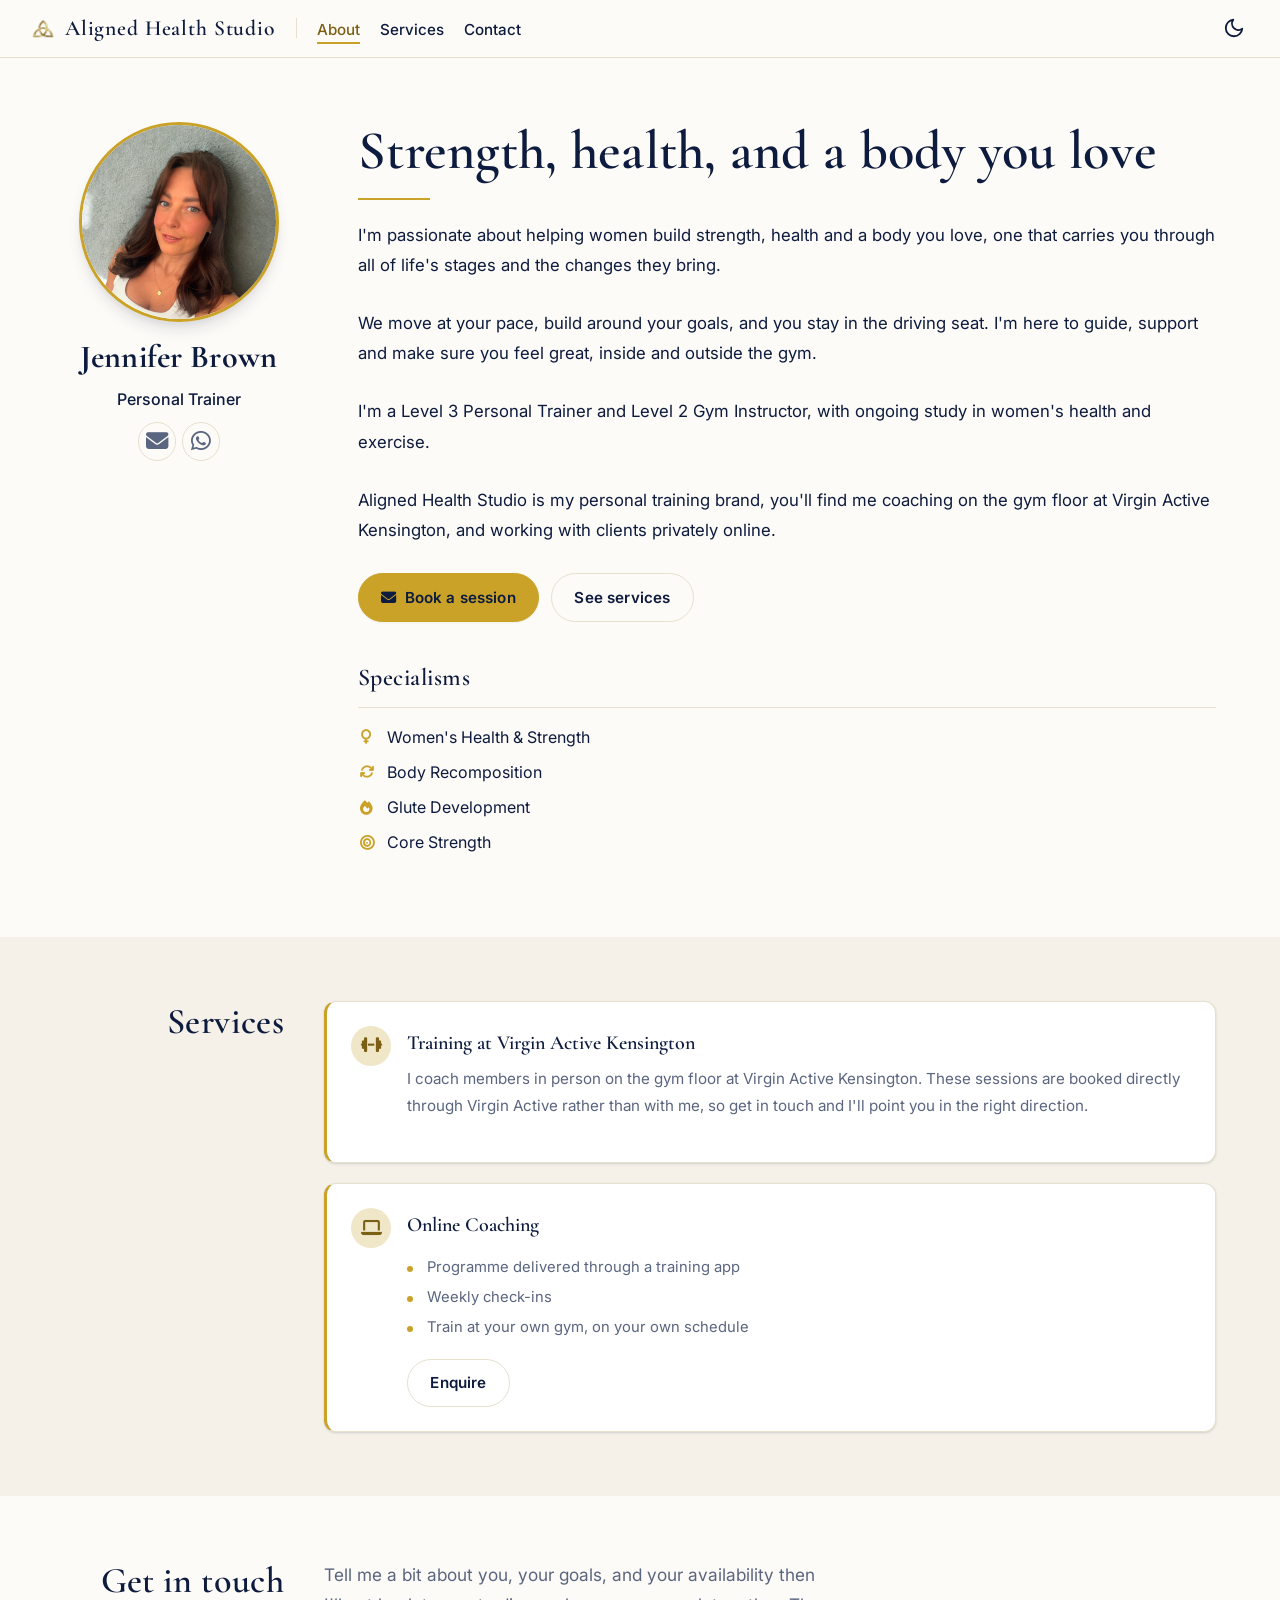
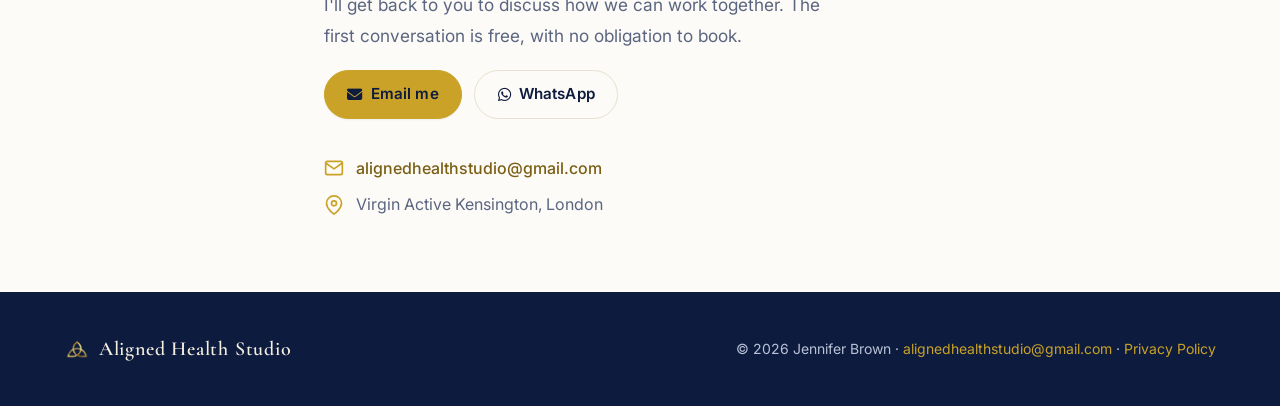
<file: site/index.html>
<!DOCTYPE html>
<html lang="en" data-theme="light">
<head>
  <meta charset="UTF-8" />
  <meta name="viewport" content="width=device-width, initial-scale=1.0" />
  <title>Jennifer Brown — Personal Trainer, Aligned Health Studio</title>
  <meta name="description" content="Jennifer Brown — personal trainer at Virgin Active Kensington. Women's health &amp; strength, body recomposition, glute development and core strength coaching in West London." />
  <link rel="canonical" href="https://alignedhealthstudio.com/" />

  <!-- Open Graph (link previews on WhatsApp, Instagram, etc.) -->
  <meta property="og:type" content="website" />
  <meta property="og:url" content="https://alignedhealthstudio.com/" />
  <meta property="og:title" content="Jennifer Brown — Personal Trainer, Aligned Health Studio" />
  <meta property="og:description" content="Women's health &amp; strength, body recomposition, glute development and core strength coaching at Virgin Active Kensington." />
  <meta property="og:image" content="https://alignedhealthstudio.com/assets/img/avatar.jpg" />
  <meta name="twitter:card" content="summary_large_image" />

  <!-- Fonts -->
  <link rel="preconnect" href="https://fonts.googleapis.com" />
  <link rel="preconnect" href="https://fonts.gstatic.com" crossorigin />
  <link href="https://fonts.googleapis.com/css2?family=Cormorant+Garamond:wght@500;600;700&family=Inter:wght@300;400;500;600;700&display=swap" rel="stylesheet" />

  <!-- Icons -->
  <link rel="stylesheet" href="https://cdnjs.cloudflare.com/ajax/libs/font-awesome/6.5.0/css/all.min.css" />

  <!-- Favicon -->
  <link rel="icon" type="image/png" href="assets/img/logo.png" />
  <link rel="apple-touch-icon" href="assets/img/logo.png" />

  <!-- Styles -->
  <link rel="stylesheet" href="assets/css/main.css" />
</head>
<body>

  <!-- ===== NAVBAR ===== -->
  <nav class="navbar" role="navigation" aria-label="Main navigation">
    <div class="nav-left">
      <a href="#about" class="logo-text">
        <img src="assets/img/logo-mark.png" alt="" class="logo-mark" aria-hidden="true" />
        <span class="logo-words">Aligned Health Studio</span>
      </a>
      <div class="divider"></div>
      <ul class="nav-links" id="nav-links">
        <li><a href="#about">About</a></li>
        <li><a href="#services">Services</a></li>
        <li><a href="#contact">Contact</a></li>
      </ul>
    </div>
    <div class="nav-right">
      <div class="theme-dropdown">
        <button class="theme-icon-btn" aria-label="Toggle theme">
          <svg viewBox="0 0 24 24" fill="none" stroke="currentColor" stroke-width="2" stroke-linecap="round" stroke-linejoin="round" class="moon-icon">
            <path d="M21 12.79A9 9 0 1 1 11.21 3 7 7 0 0 0 21 12.79z"></path>
          </svg>
        </button>
        <div class="dropdown-content">
          <button class="theme-opt" data-value="light">Light</button>
          <button class="theme-opt" data-value="dark">Dark</button>
          <button class="theme-opt" data-value="automatic">Automatic</button>
        </div>
      </div>
      <button class="nav-toggle" aria-label="Menu" aria-expanded="false" aria-controls="nav-links">
        <span></span><span></span><span></span>
      </button>
    </div>
  </nav>

  <main>

    <!-- ===== ABOUT ===== -->
    <section id="about">
      <div class="container">
        <div class="about-grid">

          <!-- Photo + Name + Contact icons -->
          <div class="about-photo-wrap">
            <img
              src="assets/img/avatar.jpg"
              alt="Jennifer Brown"
              class="about-photo"
              width="200"
              height="200"
            />
            <h1 class="about-name">Jennifer Brown</h1>
            <p class="about-role">Personal Trainer</p>
            <div class="social-links" aria-label="Contact links">
              <a href="mailto:alignedhealthstudio@gmail.com" class="social-link" aria-label="Email" title="Email">
                <i class="fas fa-envelope"></i>
              </a>
              <a href="https://wa.me/447857799878" class="social-link" aria-label="WhatsApp" title="WhatsApp" target="_blank" rel="noopener">
                <i class="fab fa-whatsapp"></i>
              </a>
            </div>
          </div>

          <!-- Bio -->
          <div class="about-content">
            <h2 class="about-welcome">Strength, health, and a body you love</h2>

            <p class="about-bio">
              I'm passionate about helping women build strength, health and a body you love,
              one that carries you through all of life's stages and the changes they bring.
            </p>
            <p class="about-bio">
              We move at your pace, build around your goals, and you stay in the driving seat.
              I'm here to guide, support and make sure you feel great, inside and outside the gym.
            </p>
            <p class="about-bio">
              I'm a Level 3 Personal Trainer and Level 2 Gym Instructor, with ongoing study in
              women's health and exercise.
            </p>
            <p class="about-bio">
              Aligned Health Studio is my personal training brand, you'll find me coaching on
              the gym floor at Virgin Active Kensington, and working with clients privately online.
            </p>

            <div class="cta-row">
              <a href="mailto:alignedhealthstudio@gmail.com?subject=Personal%20training%20enquiry" class="btn btn-gold">
                <i class="fas fa-envelope"></i> Book a session
              </a>
              <a href="#services" class="btn btn-outline">See services</a>
            </div>

            <div class="about-subsection">
              <h3>Specialisms</h3>
              <ul class="interests-list">
                <li><i class="fas fa-venus"></i> Women's Health &amp; Strength</li>
                <li><i class="fas fa-arrows-rotate"></i> Body Recomposition</li>
                <li><i class="fas fa-fire"></i> Glute Development</li>
                <li><i class="fas fa-bullseye"></i> Core Strength</li>
              </ul>
            </div>
          </div><!-- .about-content -->

        </div><!-- .about-grid -->
      </div><!-- .container -->
    </section>

    <!-- ===== SERVICES ===== -->
    <section id="services" class="two-col-section alt-section">
      <div class="container">
        <div class="two-col">
          <div class="sec-left">
            <h2>Services</h2>
          </div>
          <div class="sec-right">

            <div class="offer-list">

              <article class="offer-card">
                <div class="offer-icon"><i class="fas fa-dumbbell"></i></div>
                <div class="offer-body">
                  <h3>Training at Virgin Active Kensington</h3>
                  <p>
                    I coach members in person on the gym floor at Virgin Active Kensington.
                    These sessions are booked directly through Virgin Active rather than with me,
                    so get in touch and I'll point you in the right direction.
                  </p>
                </div>
              </article>

              <!-- TODO: confirm what's included -->
              <article class="offer-card">
                <div class="offer-icon"><i class="fas fa-laptop"></i></div>
                <div class="offer-body">
                  <h3>Online Coaching</h3>
                  <ul>
                    <li>Programme delivered through a training app</li>
                    <li>Weekly check-ins</li>
                    <li>Train at your own gym, on your own schedule</li>
                  </ul>
                  <a href="mailto:alignedhealthstudio@gmail.com?subject=Online%20coaching" class="btn btn-outline">Enquire</a>
                </div>
              </article>

            </div><!-- .offer-list -->
          </div><!-- .sec-right -->
        </div><!-- .two-col -->
      </div><!-- .container -->
    </section>

    <!-- ===== CONTACT ===== -->
    <section id="contact" class="two-col-section">
      <div class="container">
        <div class="two-col">
          <div class="sec-left">
            <h2>Get in touch</h2>
          </div>
          <div class="sec-right">
            <p class="contact-intro">
              Tell me a bit about you, your goals, and your availability then I'll get back to
              you to discuss how we can work together. The first conversation is free, with no
              obligation to book.
            </p>
            <div class="cta-row">
              <a href="mailto:alignedhealthstudio@gmail.com?subject=Personal%20training%20enquiry" class="btn btn-gold">
                <i class="fas fa-envelope"></i> Email me
              </a>
              <a href="https://wa.me/447857799878" class="btn btn-outline" target="_blank" rel="noopener">
                <i class="fab fa-whatsapp"></i> WhatsApp
              </a>
            </div>
            <div class="contact-email-line">
              <svg class="contact-icon" viewBox="0 0 24 24" fill="none" stroke="currentColor" stroke-width="2" stroke-linecap="round" stroke-linejoin="round">
                <path d="M4 4h16c1.1 0 2 .9 2 2v12c0 1.1-.9 2-2 2H4c-1.1 0-2-.9-2-2V6c0-1.1.9-2 2-2z"></path>
                <polyline points="22,6 12,13 2,6"></polyline>
              </svg>
              <a href="mailto:alignedhealthstudio@gmail.com">alignedhealthstudio@gmail.com</a>
            </div>
            <div class="contact-email-line">
              <svg class="contact-icon" viewBox="0 0 24 24" fill="none" stroke="currentColor" stroke-width="2" stroke-linecap="round" stroke-linejoin="round">
                <path d="M21 10c0 7-9 13-9 13s-9-6-9-13a9 9 0 0 1 18 0z"></path>
                <circle cx="12" cy="10" r="3"></circle>
              </svg>
              <span>Virgin Active Kensington, London</span>
            </div>
          </div>
        </div>
      </div>
    </section>

  </main>

  <!-- ===== FOOTER ===== -->
  <footer class="site-footer">
    <div class="container footer-inner">
      <div class="footer-brand">
        <img src="assets/img/logo-mark.png" alt="" class="logo-mark" aria-hidden="true" />
        <span>Aligned Health Studio</span>
      </div>
      <p class="footer-meta">
        &copy; 2026 Jennifer Brown ·
        <a href="mailto:alignedhealthstudio@gmail.com">alignedhealthstudio@gmail.com</a> ·
        <a href="privacy.html">Privacy Policy</a>
      </p>
    </div>
  </footer>

  <script src="assets/js/main.js"></script>
</body>
</html>
</file>
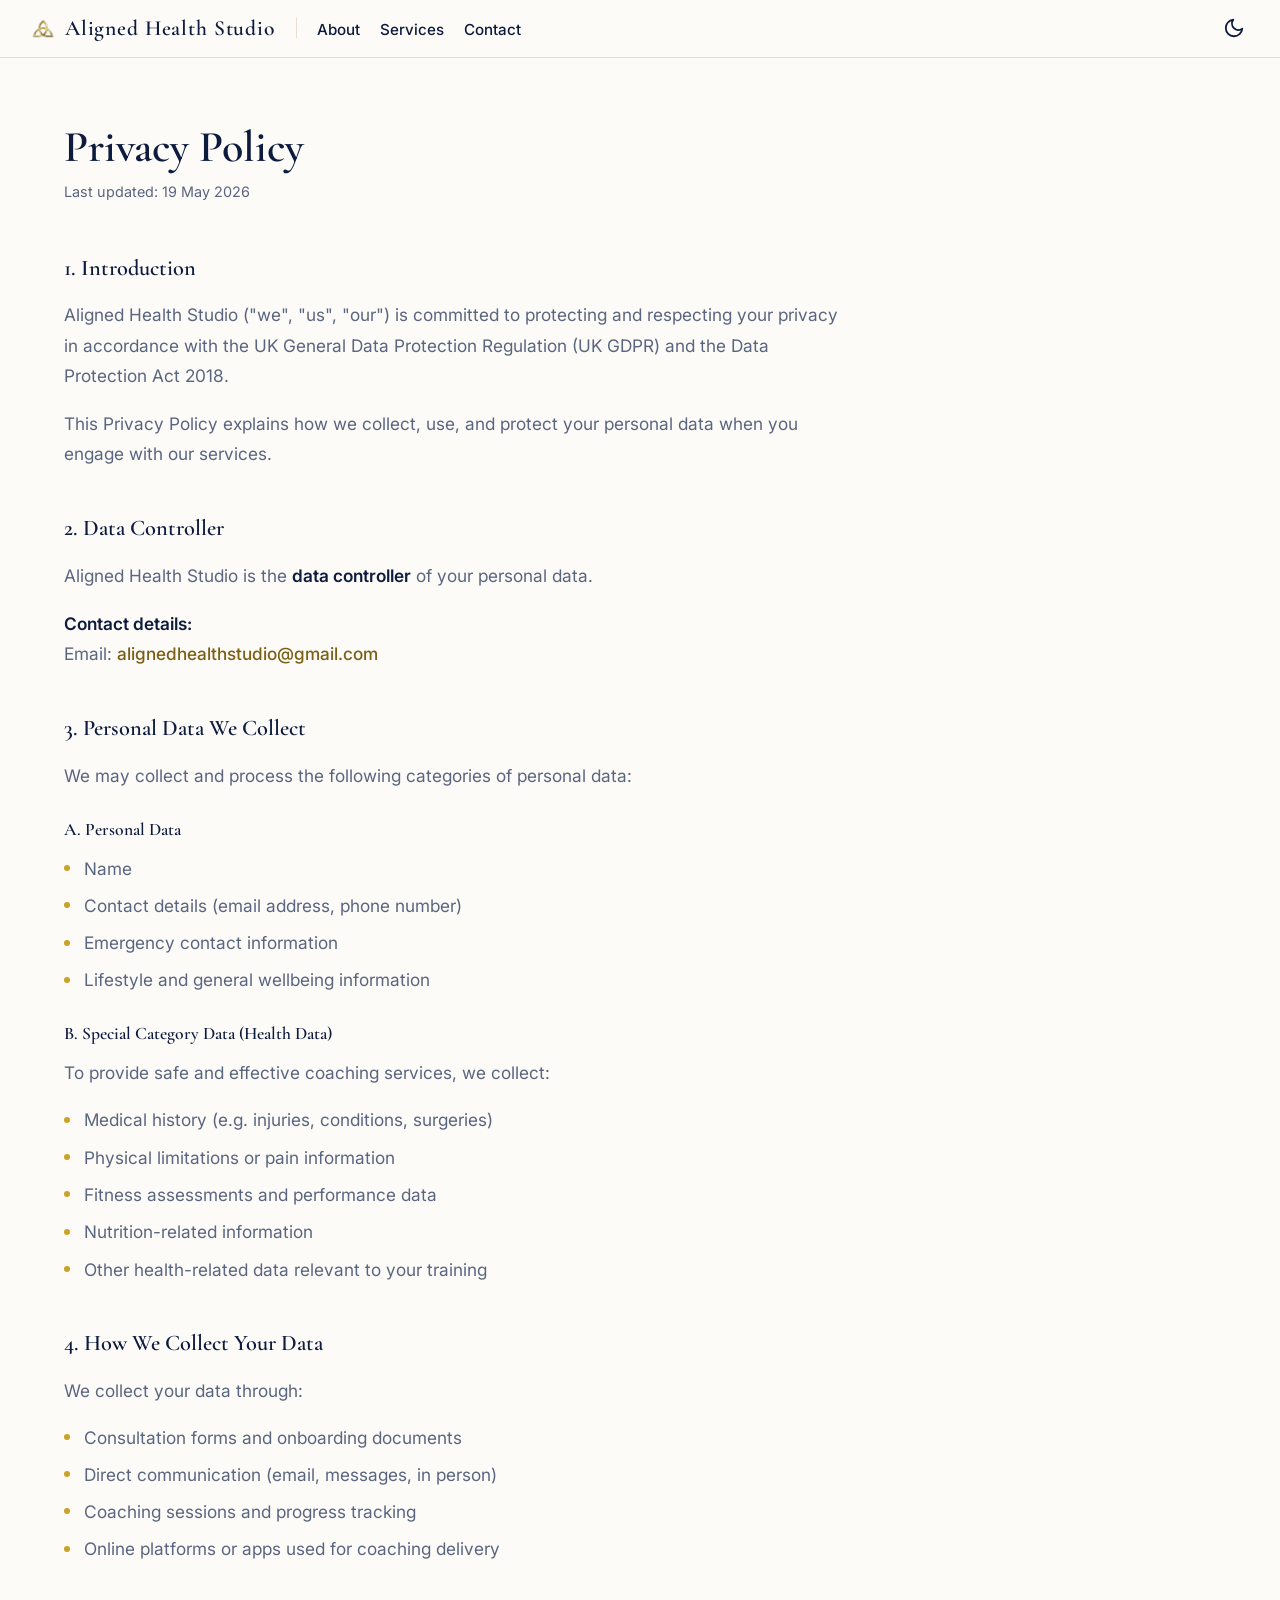
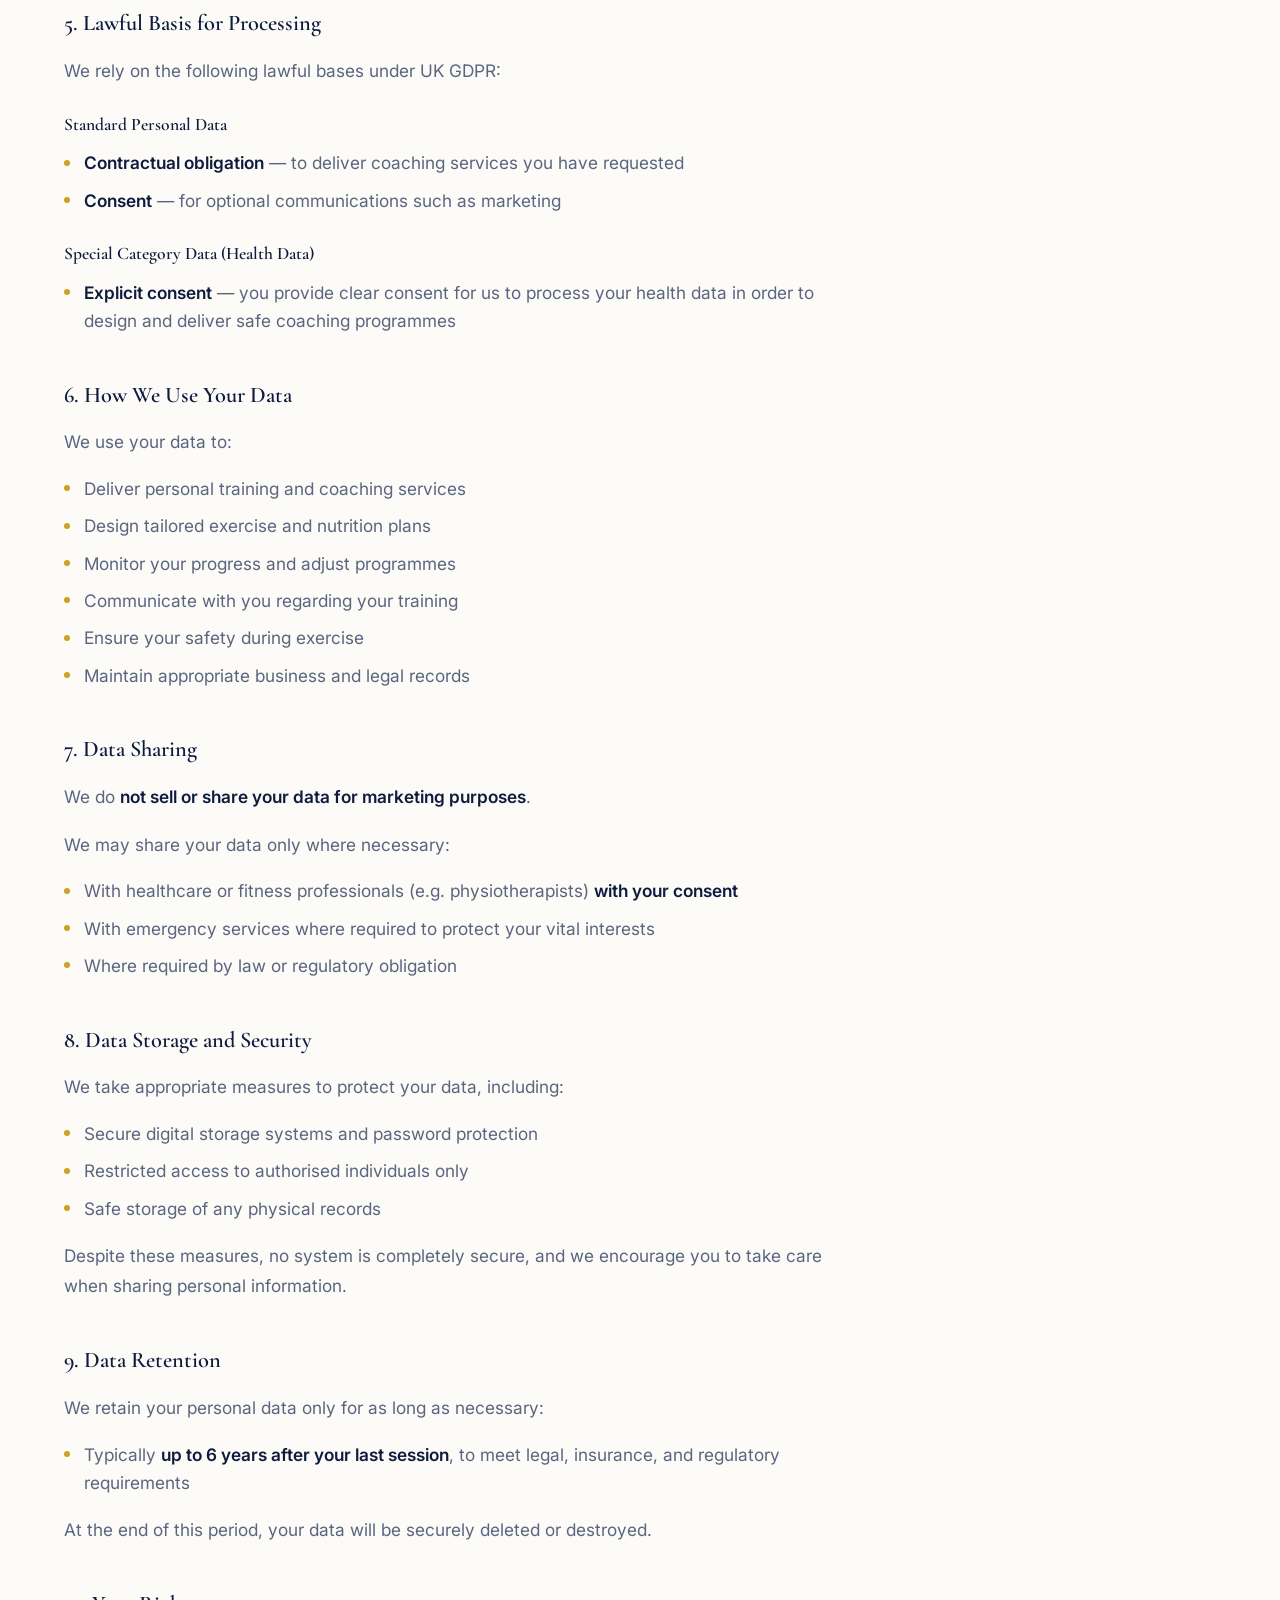
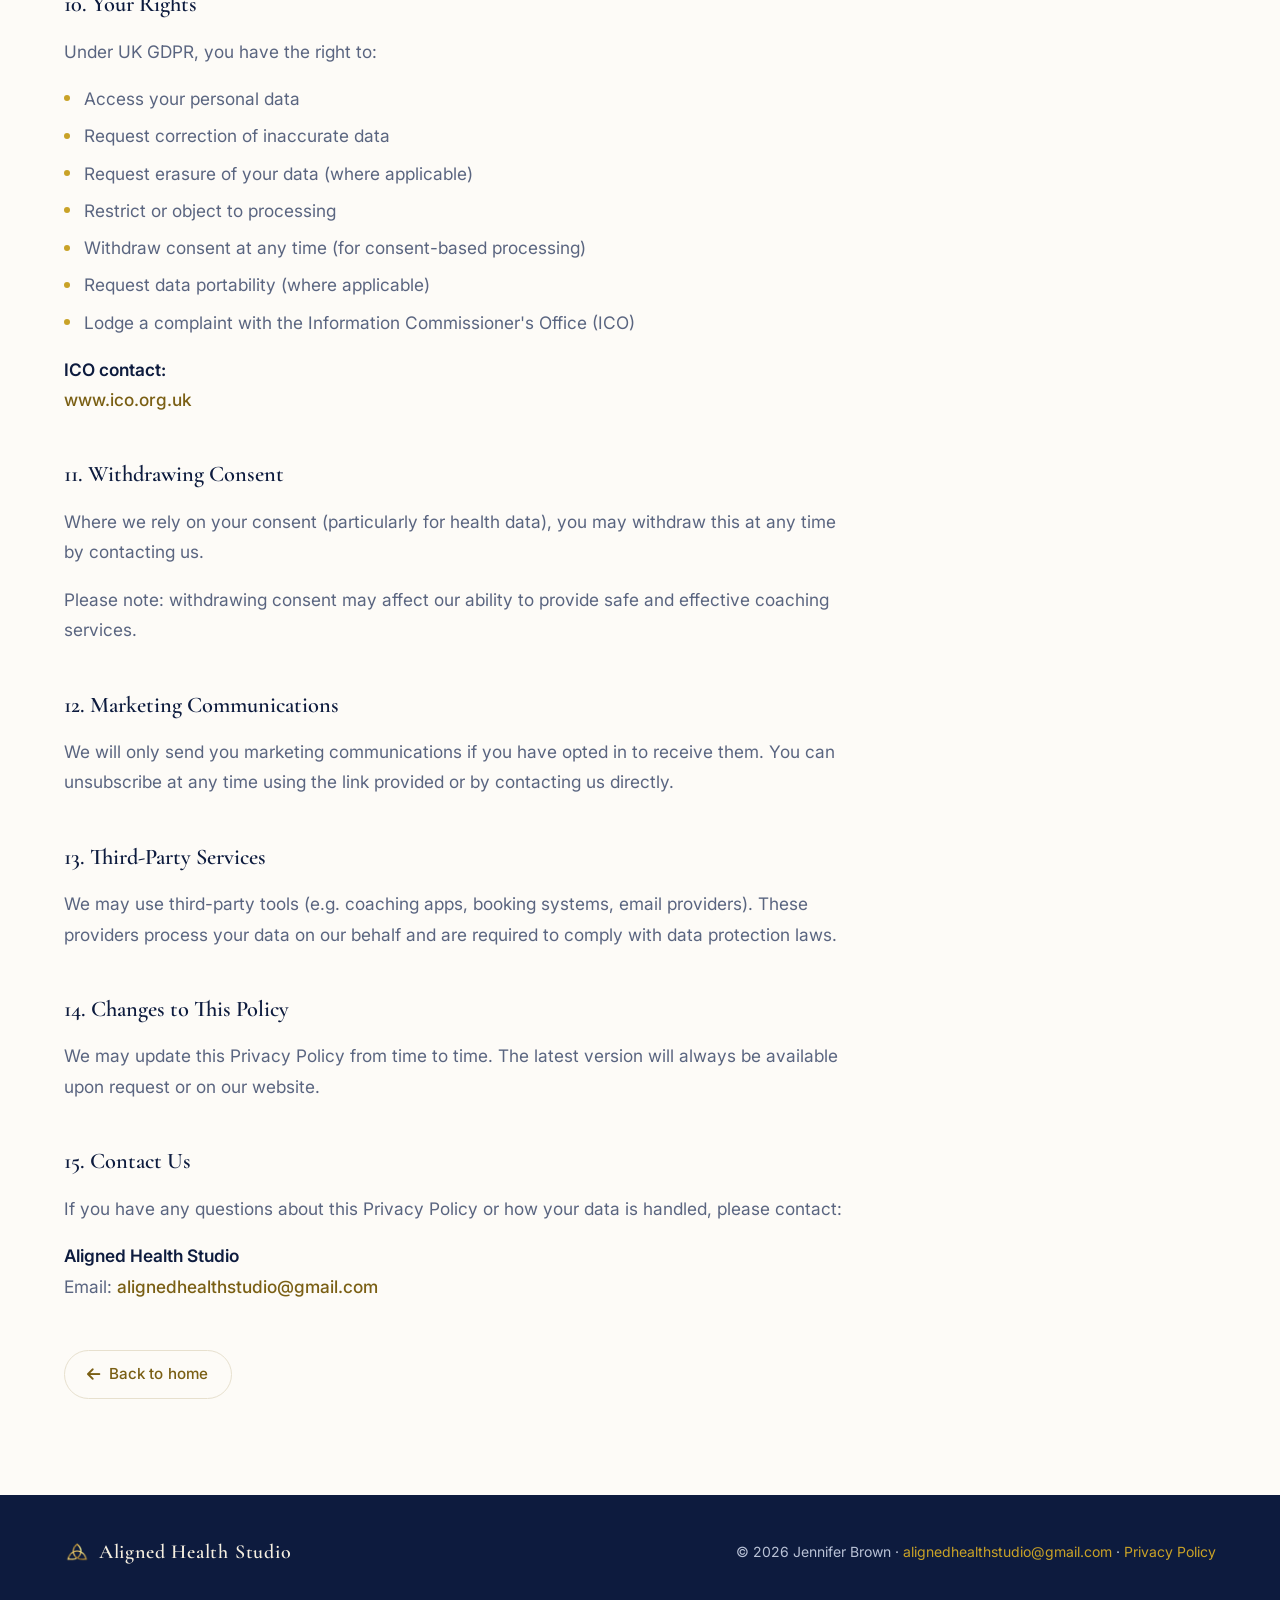
<file: site/privacy.html>
<!DOCTYPE html>
<html lang="en" data-theme="light">
<head>
  <meta charset="UTF-8" />
  <meta name="viewport" content="width=device-width, initial-scale=1.0" />
  <title>Privacy Policy — Aligned Health Studio</title>
  <meta name="description" content="How Aligned Health Studio collects, uses and protects your personal data." />
  <meta name="robots" content="noindex" />
  <link rel="canonical" href="https://alignedhealthstudio.com/privacy.html" />

  <!-- Fonts -->
  <link rel="preconnect" href="https://fonts.googleapis.com" />
  <link rel="preconnect" href="https://fonts.gstatic.com" crossorigin />
  <link href="https://fonts.googleapis.com/css2?family=Cormorant+Garamond:wght@500;600;700&family=Inter:wght@300;400;500;600;700&display=swap" rel="stylesheet" />

  <!-- Icons -->
  <link rel="stylesheet" href="https://cdnjs.cloudflare.com/ajax/libs/font-awesome/6.5.0/css/all.min.css" />

  <!-- Favicon -->
  <link rel="icon" type="image/png" href="assets/img/logo.png" />
  <link rel="apple-touch-icon" href="assets/img/logo.png" />

  <!-- Styles -->
  <link rel="stylesheet" href="assets/css/main.css" />
</head>
<body>

  <!-- ===== NAVBAR ===== -->
  <nav class="navbar" role="navigation" aria-label="Main navigation">
    <div class="nav-left">
      <a href="index.html" class="logo-text">
        <img src="assets/img/logo-mark.png" alt="" class="logo-mark" aria-hidden="true" />
        <span class="logo-words">Aligned Health Studio</span>
      </a>
      <div class="divider"></div>
      <ul class="nav-links" id="nav-links">
        <li><a href="index.html#about">About</a></li>
        <li><a href="index.html#services">Services</a></li>
        <li><a href="index.html#contact">Contact</a></li>
      </ul>
    </div>
    <div class="nav-right">
      <div class="theme-dropdown">
        <button class="theme-icon-btn" aria-label="Toggle theme">
          <svg viewBox="0 0 24 24" fill="none" stroke="currentColor" stroke-width="2" stroke-linecap="round" stroke-linejoin="round" class="moon-icon">
            <path d="M21 12.79A9 9 0 1 1 11.21 3 7 7 0 0 0 21 12.79z"></path>
          </svg>
        </button>
        <div class="dropdown-content">
          <button class="theme-opt" data-value="light">Light</button>
          <button class="theme-opt" data-value="dark">Dark</button>
          <button class="theme-opt" data-value="automatic">Automatic</button>
        </div>
      </div>
      <button class="nav-toggle" aria-label="Menu" aria-expanded="false" aria-controls="nav-links">
        <span></span><span></span><span></span>
      </button>
    </div>
  </nav>

  <main>
    <section class="legal-section">
      <div class="container">

        <div class="legal-header">
          <h1>Privacy Policy</h1>
        </div>
        <p class="legal-updated">Last updated: 19 May 2026</p>

        <div class="legal-body">

          <h2>1. Introduction</h2>
          <p>
            Aligned Health Studio ("we", "us", "our") is committed to protecting and respecting
            your privacy in accordance with the UK General Data Protection Regulation (UK GDPR)
            and the Data Protection Act 2018.
          </p>
          <p>
            This Privacy Policy explains how we collect, use, and protect your personal data when
            you engage with our services.
          </p>

          <h2>2. Data Controller</h2>
          <p>Aligned Health Studio is the <strong>data controller</strong> of your personal data.</p>
          <p>
            <strong>Contact details:</strong><br />
            Email: <a href="mailto:alignedhealthstudio@gmail.com">alignedhealthstudio@gmail.com</a>
          </p>

          <h2>3. Personal Data We Collect</h2>
          <p>We may collect and process the following categories of personal data:</p>

          <h3>A. Personal Data</h3>
          <ul>
            <li>Name</li>
            <li>Contact details (email address, phone number)</li>
            <li>Emergency contact information</li>
            <li>Lifestyle and general wellbeing information</li>
          </ul>

          <h3>B. Special Category Data (Health Data)</h3>
          <p>To provide safe and effective coaching services, we collect:</p>
          <ul>
            <li>Medical history (e.g. injuries, conditions, surgeries)</li>
            <li>Physical limitations or pain information</li>
            <li>Fitness assessments and performance data</li>
            <li>Nutrition-related information</li>
            <li>Other health-related data relevant to your training</li>
          </ul>

          <h2>4. How We Collect Your Data</h2>
          <p>We collect your data through:</p>
          <ul>
            <li>Consultation forms and onboarding documents</li>
            <li>Direct communication (email, messages, in person)</li>
            <li>Coaching sessions and progress tracking</li>
            <li>Online platforms or apps used for coaching delivery</li>
          </ul>

          <h2>5. Lawful Basis for Processing</h2>
          <p>We rely on the following lawful bases under UK GDPR:</p>

          <h3>Standard Personal Data</h3>
          <ul>
            <li><strong>Contractual obligation</strong> — to deliver coaching services you have requested</li>
            <li><strong>Consent</strong> — for optional communications such as marketing</li>
          </ul>

          <h3>Special Category Data (Health Data)</h3>
          <ul>
            <li><strong>Explicit consent</strong> — you provide clear consent for us to process your health data in order to design and deliver safe coaching programmes</li>
          </ul>

          <h2>6. How We Use Your Data</h2>
          <p>We use your data to:</p>
          <ul>
            <li>Deliver personal training and coaching services</li>
            <li>Design tailored exercise and nutrition plans</li>
            <li>Monitor your progress and adjust programmes</li>
            <li>Communicate with you regarding your training</li>
            <li>Ensure your safety during exercise</li>
            <li>Maintain appropriate business and legal records</li>
          </ul>

          <h2>7. Data Sharing</h2>
          <p>We do <strong>not sell or share your data for marketing purposes</strong>.</p>
          <p>We may share your data only where necessary:</p>
          <ul>
            <li>With healthcare or fitness professionals (e.g. physiotherapists) <strong>with your consent</strong></li>
            <li>With emergency services where required to protect your vital interests</li>
            <li>Where required by law or regulatory obligation</li>
          </ul>

          <h2>8. Data Storage and Security</h2>
          <p>We take appropriate measures to protect your data, including:</p>
          <ul>
            <li>Secure digital storage systems and password protection</li>
            <li>Restricted access to authorised individuals only</li>
            <li>Safe storage of any physical records</li>
          </ul>
          <p>
            Despite these measures, no system is completely secure, and we encourage you to take
            care when sharing personal information.
          </p>

          <h2>9. Data Retention</h2>
          <p>We retain your personal data only for as long as necessary:</p>
          <ul>
            <li>Typically <strong>up to 6 years after your last session</strong>, to meet legal, insurance, and regulatory requirements</li>
          </ul>
          <p>At the end of this period, your data will be securely deleted or destroyed.</p>

          <h2>10. Your Rights</h2>
          <p>Under UK GDPR, you have the right to:</p>
          <ul>
            <li>Access your personal data</li>
            <li>Request correction of inaccurate data</li>
            <li>Request erasure of your data (where applicable)</li>
            <li>Restrict or object to processing</li>
            <li>Withdraw consent at any time (for consent-based processing)</li>
            <li>Request data portability (where applicable)</li>
            <li>Lodge a complaint with the Information Commissioner's Office (ICO)</li>
          </ul>
          <p>
            <strong>ICO contact:</strong><br />
            <a href="https://www.ico.org.uk" target="_blank" rel="noopener">www.ico.org.uk</a>
          </p>

          <h2>11. Withdrawing Consent</h2>
          <p>
            Where we rely on your consent (particularly for health data), you may withdraw this at
            any time by contacting us.
          </p>
          <p>
            Please note: withdrawing consent may affect our ability to provide safe and effective
            coaching services.
          </p>

          <h2>12. Marketing Communications</h2>
          <p>
            We will only send you marketing communications if you have opted in to receive them.
            You can unsubscribe at any time using the link provided or by contacting us directly.
          </p>

          <h2>13. Third-Party Services</h2>
          <p>
            We may use third-party tools (e.g. coaching apps, booking systems, email providers).
            These providers process your data on our behalf and are required to comply with data
            protection laws.
          </p>

          <h2>14. Changes to This Policy</h2>
          <p>
            We may update this Privacy Policy from time to time. The latest version will always be
            available upon request or on our website.
          </p>

          <h2>15. Contact Us</h2>
          <p>
            If you have any questions about this Privacy Policy or how your data is handled, please
            contact:
          </p>
          <p>
            <strong>Aligned Health Studio</strong><br />
            Email: <a href="mailto:alignedhealthstudio@gmail.com">alignedhealthstudio@gmail.com</a>
          </p>

          <div class="legal-back">
            <a href="index.html" class="btn btn-outline">
              <i class="fas fa-arrow-left"></i> Back to home
            </a>
          </div>

        </div><!-- .legal-body -->
      </div><!-- .container -->
    </section>
  </main>

  <!-- ===== FOOTER ===== -->
  <footer class="site-footer">
    <div class="container footer-inner">
      <div class="footer-brand">
        <img src="assets/img/logo-mark.png" alt="" class="logo-mark" aria-hidden="true" />
        <span>Aligned Health Studio</span>
      </div>
      <p class="footer-meta">
        &copy; 2026 Jennifer Brown ·
        <a href="mailto:alignedhealthstudio@gmail.com">alignedhealthstudio@gmail.com</a> ·
        <a href="privacy.html">Privacy Policy</a>
      </p>
    </div>
  </footer>

  <script src="assets/js/main.js"></script>
</body>
</html>
</file>
<file: site/assets/css/main.css>
/* ===== CSS Variables ===== */
/* Palette taken from the Aligned Health Studio logo: deep navy, antique gold, cream.
   --gold is a fill/rule colour only (it fails AA as text on cream); text-coloured
   links and icons use --accent instead. */
:root {
  --bg: #fdfbf7;
  --bg-alt: #f5f1e8;
  --text: #0d1b3e;
  --text-muted: #5a6580;
  --gold: #c9a227;
  --gold-soft: #f0e6c8;
  --accent: #7a5f14;
  --accent-light: #f6efdb;
  --border: #e7e0ce;
  --card-bg: #ffffff;
  --nav-bg: rgba(253, 251, 247, 0.95);
  --on-gold: #0d1b3e;
  --shadow-sm: 0 1px 2px rgba(13, 27, 62, 0.05);
  --shadow: 0 1px 3px rgba(13, 27, 62, 0.1), 0 1px 2px rgba(13, 27, 62, 0.06);
  --shadow-md: 0 4px 6px -1px rgba(13, 27, 62, 0.1), 0 2px 4px -1px rgba(13, 27, 62, 0.06);
  --shadow-lg: 0 10px 15px -3px rgba(13, 27, 62, 0.12), 0 4px 6px -2px rgba(13, 27, 62, 0.06);
  --radius: 0.5rem;
  --radius-lg: 0.75rem;
  --max-width: 1200px;
  --nav-height: 64px;
  --transition: 0.2s ease;
  --font-display: 'Cormorant Garamond', Georgia, 'Times New Roman', serif;
  --font-body: 'Inter', system-ui, -apple-system, BlinkMacSystemFont, 'Segoe UI', sans-serif;
}

[data-theme="dark"] {
  --bg: #0d1b3e;
  --bg-alt: #132549;
  --text: #f5efe0;
  --text-muted: #a9b4cc;
  --gold: #c9a227;
  --gold-soft: #3a3018;
  --accent: #d9b44a;
  --accent-light: #1d2e57;
  --border: #2a3b63;
  --card-bg: #132549;
  --nav-bg: rgba(13, 27, 62, 0.95);
  --on-gold: #0d1b3e;
  --shadow-sm: 0 1px 2px rgba(0, 0, 0, 0.3);
  --shadow: 0 1px 3px rgba(0, 0, 0, 0.3), 0 1px 2px rgba(0, 0, 0, 0.2);
  --shadow-md: 0 4px 6px -1px rgba(0, 0, 0, 0.4), 0 2px 4px -1px rgba(0, 0, 0, 0.3);
  --shadow-lg: 0 10px 15px -3px rgba(0, 0, 0, 0.45), 0 4px 6px -2px rgba(0, 0, 0, 0.3);
}

/* ===== Reset & Base ===== */
*, *::before, *::after {
  box-sizing: border-box;
  margin: 0;
  padding: 0;
}

html {
  scroll-behavior: smooth;
  scroll-padding-top: var(--nav-height);
}

body {
  font-family: var(--font-body);
  background-color: var(--bg);
  color: var(--text);
  line-height: 1.7;
  font-size: 1.08rem;
  transition: background-color var(--transition), color var(--transition);
}

a {
  color: var(--accent);
  text-decoration: none;
  transition: color var(--transition), opacity var(--transition);
}

a:hover {
  opacity: 0.8;
}

img {
  max-width: 100%;
  display: block;
}

ul {
  list-style: none;
}

:focus-visible {
  outline: 2px solid var(--gold);
  outline-offset: 2px;
}

/* ===== Navbar ===== */
.navbar {
  position: sticky;
  top: 0;
  z-index: 1000;
  display: flex;
  justify-content: space-between;
  align-items: center;
  padding: 10px 30px;
  background: var(--nav-bg);
  backdrop-filter: blur(6px);
  border-bottom: 1px solid var(--border);
  transition: background var(--transition), border-color var(--transition);
}

.nav-left {
  display: flex;
  align-items: center;
  gap: 0;
}

.logo-text {
  display: flex;
  align-items: center;
  gap: 0.55rem;
  font-family: var(--font-display);
  font-size: 1.35rem;
  font-weight: 600;
  letter-spacing: 0.04em;
  color: var(--text);
  text-decoration: none;
  white-space: nowrap;
  transition: color var(--transition);
}

.logo-text:hover {
  color: var(--accent);
  opacity: 1;
}

.logo-mark {
  width: 26px;
  height: 26px;
  flex-shrink: 0;
  color: var(--gold);
  object-fit: contain;
}

.divider {
  height: 20px;
  width: 1px;
  background-color: var(--border);
  margin: 0 20px;
  flex-shrink: 0;
}

.nav-links {
  list-style: none;
  display: flex;
  flex-wrap: wrap;
  margin: 0;
  padding: 0;
  gap: 0;
}

.nav-links li {
  margin-right: 20px;
}

.nav-links a {
  position: relative;
  color: var(--text);
  text-decoration: none;
  font-weight: 500;
  font-size: 0.95rem;
  transition: color var(--transition);
}

.nav-links a::after {
  content: '';
  position: absolute;
  left: 0;
  right: 0;
  bottom: -5px;
  height: 2px;
  background: var(--gold);
  transform: scaleX(0);
  transition: transform var(--transition);
}

.nav-links a:hover,
.nav-links a.active {
  color: var(--accent);
  opacity: 1;
}

.nav-links a:hover::after,
.nav-links a.active::after {
  transform: scaleX(1);
}

.nav-right {
  display: flex;
  align-items: center;
  gap: 0.5rem;
  flex-shrink: 0;
}

/* Mobile menu button (hidden on desktop) */
.nav-toggle {
  display: none;
  flex-direction: column;
  justify-content: center;
  gap: 4px;
  background: none;
  border: none;
  cursor: pointer;
  padding: 6px;
}

.nav-toggle span {
  display: block;
  width: 22px;
  height: 2px;
  background: var(--text);
  transition: transform var(--transition), opacity var(--transition);
}

.nav-toggle[aria-expanded="true"] span:nth-child(1) {
  transform: translateY(6px) rotate(45deg);
}

.nav-toggle[aria-expanded="true"] span:nth-child(2) {
  opacity: 0;
}

.nav-toggle[aria-expanded="true"] span:nth-child(3) {
  transform: translateY(-6px) rotate(-45deg);
}

/* Theme dropdown */
.theme-dropdown {
  position: relative;
  display: inline-block;
}

.theme-icon-btn {
  background: none;
  border: none;
  cursor: pointer;
  padding: 5px;
  color: var(--text);
  display: flex;
  align-items: center;
}

.moon-icon {
  width: 22px;
  height: 22px;
  transition: transform 0.3s ease;
}

.theme-icon-btn:hover .moon-icon {
  transform: rotate(-15deg);
}

.dropdown-content {
  display: none;
  position: absolute;
  right: 0;
  top: 100%;
  background-color: var(--card-bg);
  min-width: 110px;
  box-shadow: var(--shadow-md);
  border: 1px solid var(--border);
  border-radius: var(--radius);
  z-index: 1001;
  overflow: hidden;
}

.theme-dropdown.open .dropdown-content {
  display: block;
}

.theme-opt {
  color: var(--text);
  padding: 9px 15px;
  display: block;
  width: 100%;
  border: none;
  background: none;
  text-align: left;
  cursor: pointer;
  font-family: var(--font-body);
  font-size: 0.9rem;
  transition: background var(--transition);
}

.theme-opt:hover {
  background-color: var(--bg-alt);
}

/* ===== Container & Sections ===== */
.container {
  max-width: var(--max-width);
  margin: 0 auto;
  padding: 0 1.5rem;
}

section {
  padding: 5rem 0;
}

/* ===== Buttons ===== */
.btn {
  display: inline-flex;
  align-items: center;
  justify-content: center;
  gap: 0.5rem;
  font-family: var(--font-body);
  font-size: 0.95rem;
  font-weight: 600;
  letter-spacing: 0.01em;
  padding: 0.65rem 1.4rem;
  border-radius: 999px;
  border: 1px solid transparent;
  cursor: pointer;
  text-decoration: none;
  transition: background var(--transition), color var(--transition),
              border-color var(--transition), transform var(--transition),
              box-shadow var(--transition);
}

.btn:hover {
  opacity: 1;
  transform: translateY(-1px);
}

.btn-gold {
  background: var(--gold);
  color: var(--on-gold);
  border-color: var(--gold);
  box-shadow: var(--shadow-sm);
}

.btn-gold:hover {
  background: #b8921f;
  border-color: #b8921f;
  color: var(--on-gold);
  box-shadow: var(--shadow-md);
}

.btn-outline {
  background: transparent;
  color: var(--text);
  border-color: var(--border);
}

.btn-outline:hover {
  border-color: var(--gold);
  color: var(--accent);
  background: var(--accent-light);
}

.btn-block {
  display: flex;
  width: 100%;
}

.cta-row {
  display: flex;
  flex-wrap: wrap;
  gap: 0.75rem;
  margin-bottom: 2.25rem;
}

/* ===== About Section ===== */
#about {
  padding-top: 4rem;
}

.about-grid {
  display: grid;
  grid-template-columns: 230px 1fr;
  gap: 4rem;
  align-items: start;
}

.about-photo-wrap {
  display: flex;
  flex-direction: column;
  align-items: center;
  gap: 0.35rem;
  text-align: center;
  justify-content: flex-start;
  width: 100%;
}

.about-photo {
  width: 200px;
  height: 200px;
  border-radius: 50%;
  object-fit: cover;
  box-shadow: var(--shadow-lg);
  border: 3px solid var(--gold);
  margin-bottom: 0.75rem;
}

.about-name {
  font-family: var(--font-display);
  font-size: 2rem;
  font-weight: 700;
  line-height: 1.15;
  letter-spacing: 0.01em;
  color: var(--text);
  margin: 0;
}

.about-role {
  font-size: 1rem;
  color: var(--text);
  font-weight: 500;
  margin: 0.25rem 0 0;
}

.about-venue {
  font-size: 0.9rem;
  color: var(--text-muted);
  margin: 0 0 0.4rem;
}

.social-links {
  display: flex;
  flex-wrap: wrap;
  justify-content: center;
  gap: 0.35rem;
  margin-top: 0.25rem;
}

.social-link {
  display: flex;
  align-items: center;
  justify-content: center;
  color: var(--text-muted);
  font-size: 1.4rem;
  width: 2.4rem;
  height: 2.4rem;
  border: 1px solid var(--border);
  border-radius: 50%;
  transition: color var(--transition), border-color var(--transition), transform var(--transition);
}

.social-link:hover {
  color: var(--accent);
  border-color: var(--gold);
  transform: translateY(-2px);
  opacity: 1;
}

.about-welcome {
  font-family: var(--font-display);
  font-size: 3.4rem;
  font-weight: 600;
  line-height: 1.1;
  letter-spacing: 0.005em;
  color: var(--text);
  margin-bottom: 1.25rem;
}

.about-welcome::after {
  content: '';
  display: block;
  width: 72px;
  height: 2px;
  background: var(--gold);
  margin-top: 1rem;
}

.about-bio {
  font-size: 1.05rem;
  line-height: 1.8;
  color: var(--text);
  margin-bottom: 1.75rem;
  margin-top: 0;
}

.about-bio strong {
  font-weight: 600;
}

.about-subsection h3 {
  font-family: var(--font-display);
  font-size: 1.5rem;
  font-weight: 600;
  letter-spacing: 0.02em;
  color: var(--text);
  margin-bottom: 1rem;
  padding-bottom: 0.5rem;
  border-bottom: 1px solid var(--border);
}

.interests-list {
  display: flex;
  flex-direction: column;
  gap: 0.5rem;
}

.interests-list li {
  font-size: 1rem;
  color: var(--text);
  display: flex;
  align-items: center;
  gap: 0.7rem;
}

.interests-list li i {
  color: var(--gold);
  font-size: 0.9rem;
  width: 1.1rem;
  text-align: center;
  flex-shrink: 0;
}

.cert-list {
  display: grid;
  grid-template-columns: repeat(auto-fit, minmax(340px, 1fr));
  gap: 1rem 2rem;
}

.cert-item {
  display: flex;
  align-items: flex-start;
  gap: 0.75rem;
}

.cert-item i {
  color: var(--gold);
  font-size: 0.9rem;
  margin-top: 0.35rem;
  flex-shrink: 0;
}

.cert-name {
  font-size: 0.975rem;
  font-weight: 600;
  color: var(--text);
  line-height: 1.35;
}

.cert-body {
  font-size: 0.875rem;
  color: var(--text-muted);
  line-height: 1.4;
}

/* ===== Services / offers ===== */
.offer-list {
  display: flex;
  flex-direction: column;
  gap: 1.25rem;
}

.offer-card {
  display: flex;
  align-items: flex-start;
  gap: 1rem;
  background: var(--card-bg);
  border: 1px solid var(--border);
  border-left: 3px solid var(--gold);
  border-radius: var(--radius-lg);
  padding: 1.5rem;
  box-shadow: var(--shadow);
  transition: box-shadow var(--transition), transform var(--transition);
}

.offer-card:hover {
  box-shadow: var(--shadow-md);
  transform: translateY(-2px);
}

.offer-icon {
  flex-shrink: 0;
  width: 2.5rem;
  height: 2.5rem;
  border-radius: 50%;
  background: var(--gold-soft);
  color: var(--accent);
  display: flex;
  align-items: center;
  justify-content: center;
  font-size: 1.05rem;
}

.offer-body h3 {
  font-family: var(--font-display);
  font-size: 1.25rem;
  font-weight: 600;
  color: var(--text);
  margin-bottom: 0.4rem;
}

.offer-body p {
  font-size: 0.95rem;
  color: var(--text-muted);
  line-height: 1.65;
  margin: 0;
}

.offer-body ul {
  display: flex;
  flex-direction: column;
  gap: 0.5rem;
  margin: 0.85rem 0 1.25rem;
}

.offer-body li {
  position: relative;
  padding-left: 1.25rem;
  font-size: 0.925rem;
  line-height: 1.5;
  color: var(--text-muted);
}

.offer-body li::before {
  content: '';
  position: absolute;
  left: 0;
  top: 0.6rem;
  width: 6px;
  height: 6px;
  border-radius: 50%;
  background: var(--gold);
}

/* ===== Experience timeline ===== */
.timeline {
  position: relative;
  padding-left: 2rem;
}

.timeline::before {
  content: '';
  position: absolute;
  left: 7px;
  top: 0;
  bottom: 0;
  width: 2px;
  background: var(--border);
}

.timeline-item {
  position: relative;
  margin-bottom: 2.5rem;
}

.timeline-item:last-child {
  margin-bottom: 0;
}

.timeline-dot {
  position: absolute;
  left: -2rem;
  top: 0.4rem;
  width: 14px;
  height: 14px;
  border-radius: 50%;
  background: var(--gold);
  border: 2px solid var(--bg);
  box-shadow: 0 0 0 2px var(--gold);
}

.timeline-header {
  display: flex;
  justify-content: space-between;
  align-items: flex-start;
  gap: 1rem;
  flex-wrap: nowrap;
}

.timeline-header > div {
  flex: 1;
  min-width: 0;
}

.timeline-title {
  font-size: 1.15rem;
  font-weight: 600;
  color: var(--text);
}

.timeline-org {
  font-size: 1rem;
  color: var(--accent);
  font-weight: 500;
}

.timeline-location {
  font-size: 0.9rem;
  color: var(--text-muted);
  display: flex;
  align-items: center;
  gap: 0.35rem;
  margin-top: 0.15rem;
}

.timeline-dates {
  font-size: 0.875rem;
  color: var(--text-muted);
  white-space: nowrap;
  background: var(--bg);
  border: 1px solid var(--border);
  padding: 0.2rem 0.7rem;
  border-radius: 999px;
  flex-shrink: 0;
}

.alt-section .timeline-dates {
  background: var(--card-bg);
}

.timeline-desc {
  margin-top: 0.6rem;
  font-size: 0.95rem;
  color: var(--text-muted);
  line-height: 1.7;
}

/* ===== Two-column sections ===== */
.two-col-section {
  padding: 4rem 0;
}

.alt-section {
  background-color: var(--bg-alt);
}

.two-col {
  display: flex;
  align-items: flex-start;
  gap: 0;
}

.sec-left {
  flex: 0 0 260px;
  padding: 0 2.5rem 0 0;
  text-align: right;
}

.sec-left h2 {
  font-family: var(--font-display);
  font-size: 2.25rem;
  font-weight: 600;
  line-height: 1.15;
  letter-spacing: 0.01em;
  color: var(--text);
}

.sec-right {
  flex: 1;
  padding: 0;
  min-width: 0;
}

.sec-right p {
  line-height: 1.75;
  margin-bottom: 1.2rem;
}

/* ===== Contact ===== */
.contact-intro {
  max-width: 46ch;
  color: var(--text-muted);
}

.contact-email-line {
  display: flex;
  align-items: center;
  gap: 0.75rem;
  font-size: 1rem;
  margin-bottom: 0.6rem;
  color: var(--text-muted);
}

.contact-icon {
  width: 20px;
  height: 20px;
  flex-shrink: 0;
  color: var(--gold);
}

.contact-email-line a {
  color: var(--accent);
  text-decoration: none;
  font-weight: 500;
  word-break: break-word;
}

/* ===== Legal pages (privacy policy, etc.) ===== */
.legal-section {
  padding: 4rem 0 6rem;
}

.legal-header h1 {
  font-family: var(--font-display);
  font-size: 2.75rem;
  font-weight: 600;
  line-height: 1.15;
  color: var(--text);
  margin-bottom: 0.5rem;
}

.legal-updated {
  font-size: 0.9rem;
  color: var(--text-muted);
  margin-bottom: 2.75rem;
}

.legal-body {
  max-width: 72ch;
}

.legal-body h2 {
  font-family: var(--font-display);
  font-size: 1.4rem;
  font-weight: 600;
  color: var(--text);
  margin-top: 2.5rem;
  margin-bottom: 0.85rem;
}

.legal-body h2:first-child {
  margin-top: 0;
}

.legal-body h3 {
  font-family: var(--font-display);
  font-size: 1.1rem;
  font-weight: 600;
  color: var(--text);
  margin-top: 1.5rem;
  margin-bottom: 0.6rem;
}

.legal-body p {
  color: var(--text-muted);
  line-height: 1.75;
  margin-bottom: 1.1rem;
}

.legal-body ul {
  display: flex;
  flex-direction: column;
  gap: 0.55rem;
  margin: 0 0 1.1rem 0;
}

.legal-body li {
  position: relative;
  padding-left: 1.25rem;
  color: var(--text-muted);
  line-height: 1.65;
}

.legal-body li::before {
  content: '';
  position: absolute;
  left: 0;
  top: 0.65rem;
  width: 6px;
  height: 6px;
  border-radius: 50%;
  background: var(--gold);
}

.legal-body strong {
  color: var(--text);
  font-weight: 600;
}

.legal-body a {
  color: var(--accent);
  font-weight: 500;
}

.legal-back {
  margin-top: 3rem;
}

/* ===== Footer ===== */
.site-footer {
  background: var(--text);
  color: #f5efe0;
  padding: 2.5rem 0;
}

[data-theme="dark"] .site-footer {
  background: #08122c;
  border-top: 1px solid var(--border);
}

.footer-inner {
  display: flex;
  justify-content: space-between;
  align-items: center;
  flex-wrap: wrap;
  gap: 1rem;
}

.footer-brand {
  display: flex;
  align-items: center;
  gap: 0.55rem;
  font-family: var(--font-display);
  font-size: 1.25rem;
  font-weight: 600;
  letter-spacing: 0.04em;
}

.footer-meta {
  font-size: 0.875rem;
  color: #b9c2d6;
  margin: 0;
}

.footer-meta a {
  color: var(--gold);
}

/* ===== Responsive ===== */
@media (max-width: 860px) {
  .about-grid {
    grid-template-columns: 200px 1fr;
    gap: 2.5rem;
  }

  .about-welcome {
    font-size: 2.6rem;
  }
}

@media (max-width: 768px) {
  .navbar {
    padding: 10px 20px;
    flex-wrap: wrap;
    /* keep the logo and the buttons on the top row once the menu expands */
    align-items: flex-start;
  }

  .nav-toggle {
    display: flex;
  }

  .divider {
    display: none;
  }

  .nav-links {
    display: none;
    order: 3;
    width: 100%;
    flex-direction: column;
    gap: 0;
    padding: 0.5rem 0 0.25rem;
  }

  .navbar.open .nav-links {
    display: flex;
  }

  .nav-links li {
    margin-right: 0;
  }

  .nav-links a {
    display: block;
    padding: 0.6rem 0;
    border-bottom: 1px solid var(--border);
  }

  .nav-links a::after {
    display: none;
  }

  .nav-left {
    flex: 1;
    flex-wrap: wrap;
  }

  .logo-text {
    font-size: 1.2rem;
  }

  .about-grid {
    grid-template-columns: 1fr;
    gap: 2rem;
  }

  .about-photo-wrap {
    margin: 0 auto;
  }

  .about-welcome {
    font-size: 2.2rem;
  }

  .legal-header h1 {
    font-size: 2.1rem;
  }

  .two-col {
    flex-direction: column;
    gap: 1.25rem;
  }

  /* .two-col is a column here, so the desktop flex-basis would set a height */
  .sec-left,
  .sec-right {
    flex: 0 0 auto;
    width: 100%;
  }

  .sec-left {
    text-align: left;
    padding: 0 0 0.75rem;
    border-bottom: 1px solid var(--border);
  }

  .sec-left h2 {
    font-size: 1.85rem;
  }

  .timeline-header {
    flex-direction: column;
    align-items: flex-start;
    gap: 0.35rem;
  }

  section {
    padding: 3.5rem 0;
  }

  .footer-inner {
    flex-direction: column;
    align-items: flex-start;
  }
}

@media (max-width: 480px) {
  .container {
    padding: 0 1rem;
  }

  .about-photo {
    width: 160px;
    height: 160px;
  }

  .about-welcome {
    font-size: 1.95rem;
  }

  .cta-row .btn {
    flex: 1 1 100%;
  }

  .logo-words {
    font-size: 1.05rem;
  }
}

@media (prefers-reduced-motion: reduce) {
  html {
    scroll-behavior: auto;
  }

  *, *::before, *::after {
    transition-duration: 0.01ms !important;
    animation-duration: 0.01ms !important;
  }
}
</file>
